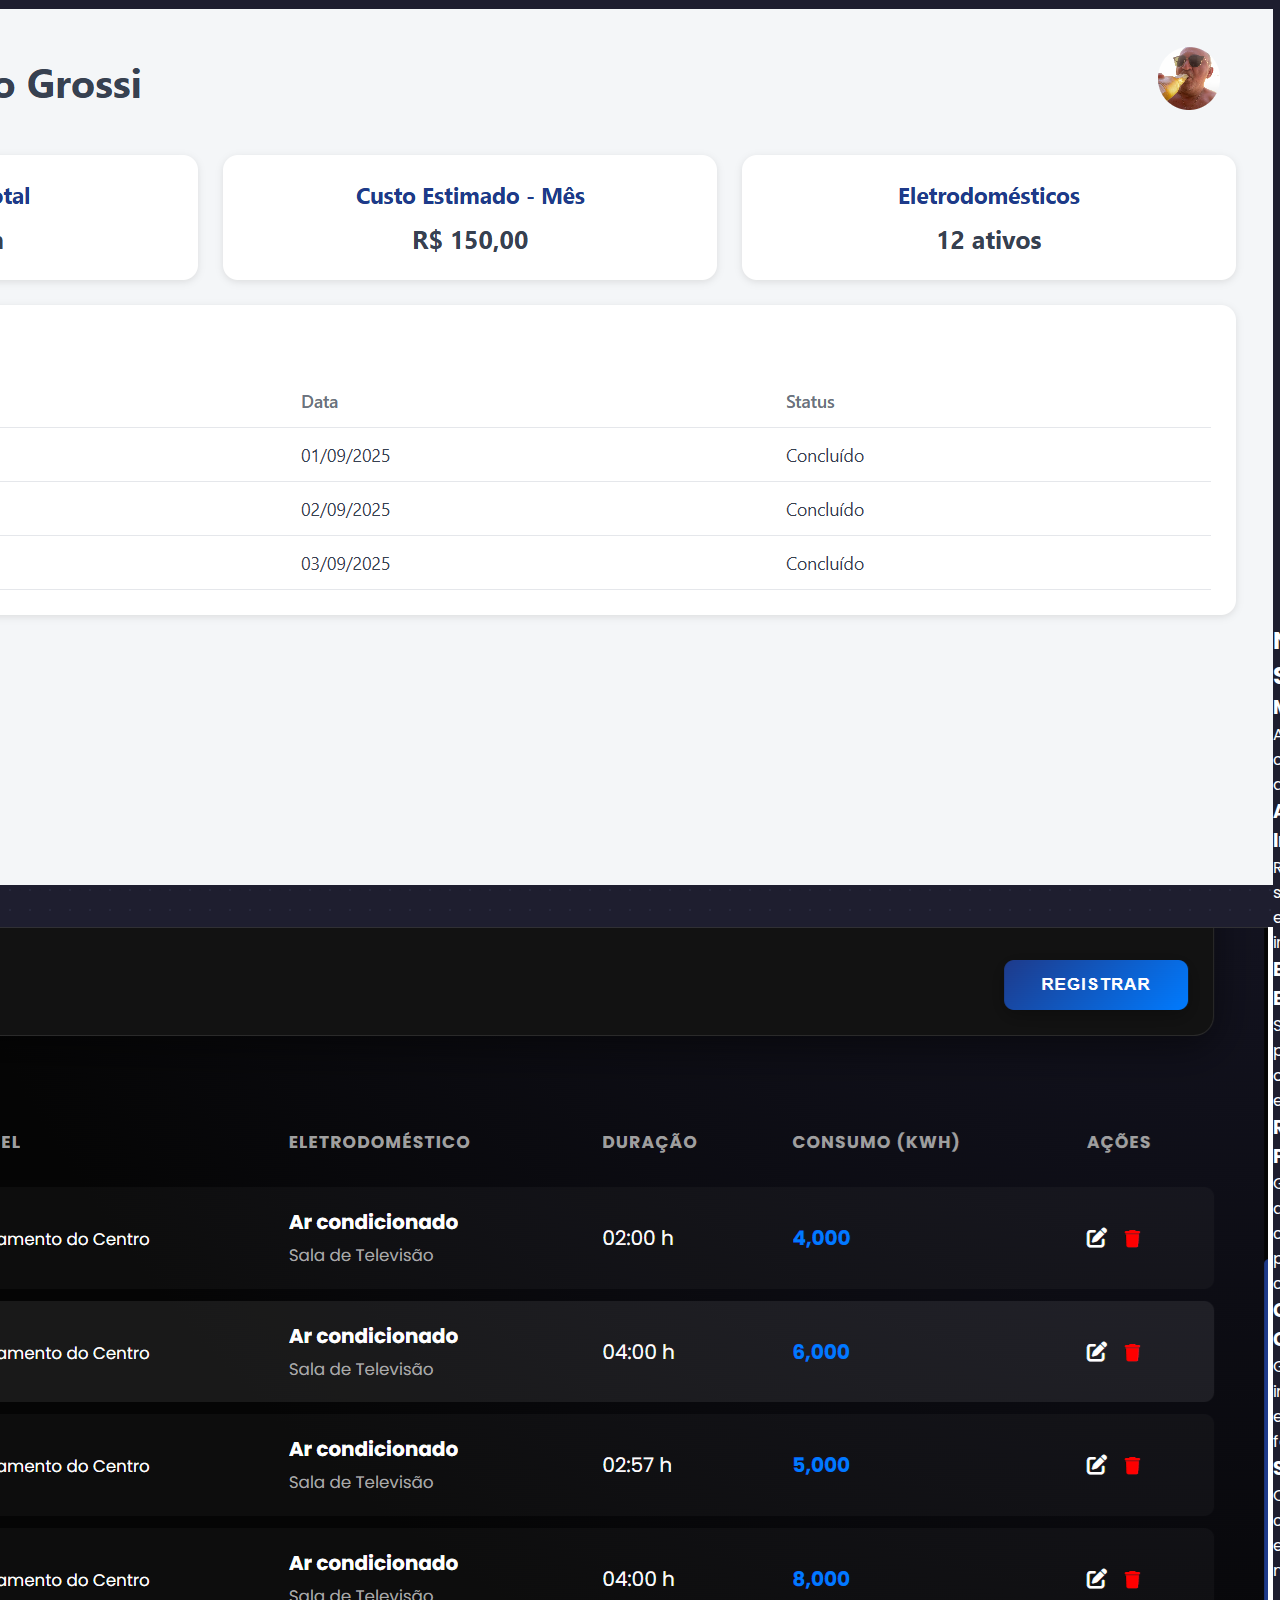
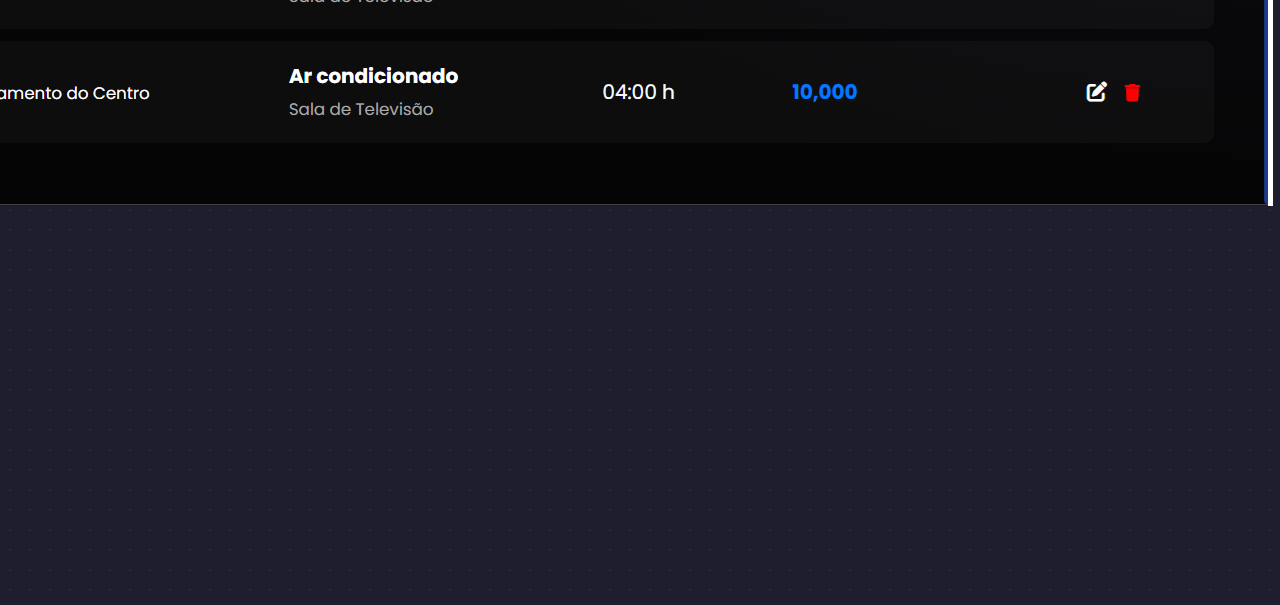
<file: index.html>
<!DOCTYPE html>
<html lang="pt-BR">
<head>
    <meta charset="UTF-8">
    <meta name="viewport" content="width=device-width, initial-scale=1.0">
    <title>MCED - Monitoramento e Controle de Energia Doméstica</title>
    <link rel="stylesheet" href="style.css">
    <link href="https://fonts.googleapis.com/css2?family=Poppins:wght@400;600;700&display=swap" rel="stylesheet">
    
</head>

<body>
    <header class="navbar">
        <div class="container">
            <div class="logo">
                     <p> MCED </p>
                 <!-- <img src="img/logo_mced.png" alt="Logo MCED">  -->
        
            </div>

            <nav>
                <ul>
                    <li><a href="#home">Home</a></li>
                    <li><a href="#services">Serviços</a></li>
                    <li><a href="#about">Sobre</a></li>
                    <li><a href="#contact">Contato</a></li>
                </ul>
            </nav>
            <a href="cadastro.html" class="btn-talk">Cadastrar-se</a>
        </div>
    </header>


<section class="carousel-container" id="home">
  <div class="carousel-slide active">
    <img src="img/dash.png" alt="Monitoramento de energia">
    <div class="carousel-caption">
      <h2>Controle Completo</h2>
      <!-- <p>Gerencie seus imóveis, cômodos e eletrodomésticos de forma intuitiva.</p> -->
    </div>
  </div>

  <div class="carousel-slide">
    <img src="img/relatorios.png" alt="Relatórios personalizados">
    <div class="carousel-caption">
      <h2>Consumo por Eletrodomésticos</h2>
      <!-- <p>Sabe qual o eletrodoméstico que mais consome energia?</p> -->
    </div>
  </div>

  <div class="carousel-slide">
    <img src="img/sustentavel.png" alt="Sustentabilidade">
    <div class="carousel-caption">
      <h2>Sustentabilidade em Foco</h2>
      <p>Economize energia e contribua para um futuro mais verde.</p>
    </div>
  </div>

 
  <!-- Controles -->
  <button class="prev">&#10094;</button>
  <button class="next">&#10095;</button>
</section>
    


    <section id="services" class="services-section">
        <div class="container">
            <h2 class="section-title">Nossos Serviços</h2>
     

            <div class="services-grid">
                <div class="service-card">
                    
                    <h3>Monitoramento</h3>
                    <p>Acompanhe o consumo de cada aparelho.</p>
                    
                </div>
                <div class="service-card">
                    
                    <h3>Alertas Inteligentes</h3>
                    <p>Receba notificações sobre uso excessivo e gastos inesperados.</p>
                    
                </div>
                <div class="service-card">
                    
                    <h3>Eficiência Energética</h3>
                    <p>Sugestões personalizadas para otimizar o consumo e reduzir custos.</p>
                    
                </div>
                <div class="service-card">
                   
                    <h3>Relatórios Personalizados</h3>
                    <p>Gere relatórios detalhados de consumo por período, imóvel e cômodo.</p>
                    
                </div>
                <div class="service-card">
                   
                    <h3>Controle Completo</h3>
                    <p>Gerencie seus imóveis, cômodos e eletrodomésticos de forma intuitiva.</p>
                    
                </div>
                <div class="service-card">
                   
                    <h3>Sustentabilidade</h3>
                    <p>Contribua para o uso consciente da energia e um futuro mais verde.</p>
                    
                </div>
            </div>

            
        </div>
    </section>


    <section id="about" class="about-section">
        <div class="container">
            <h2 class="section-title">Sobre o Projeto - MCED</h2>
            <div class="about-content">
                <p>O sistema tem como objetivo oferecer uma plataforma web para gerenciamento inteligente do consumo de energia elétrica em ambientes residenciais. O sistema permitirá ao usuário cadastrar seus imóveis, organizar os cômodos de cada residência e associar eletrodomésticos a esses espaços, de modo a estruturar de forma hierárquica e clara as informações de consumo.</p>
                <br>
                <p>Queremos que dentro do sistema, seja possível gerar relatórios personalizados, permitindo comparações entre períodos de consumo, enviar alertas de uso excessivo e sugerir práticas para melhorar a eficiência energética e reduzir custos. Assim, o usuário tem total controle sobre o consumo de energia, com informações acessíveis, claras e em tempo real, contribuindo para a sustentabilidade e a economia doméstica.</p>
                <br>
                <p>O objetivo do projeto é construir um sistema web funcional com funcionalidades de cadastro, login, gerenciamento de imóveis e eletrodomésticos, visualização de consumo, geração de relatórios e aplicação de filtros. A interface será amigável, responsiva e com foco na usabilidade, contribuindo diretamente para o cumprimento do Objetivo de Desenvolvimento Sustentável.</p>
            </div>
        </div>
    </section>

    <section class="cta-section">
        <div class="container">
            <h2>Vamos Transformar o Mundo Juntos!</h2>
            <a href="planos.html" class="btn-contact-cta">Conheça nossos planos</a>
        </div>
    </section>

    <section id="contact" class="contact-section">
        <div class="container">
            <h2 class="section-title">Fale Conosco</h2>
            <p class="section-subtitle">Relacionamento - Perguntas - Sugestões</p>
            <form class="contact-form">
                <div class="form-group">
                    <input type="text" name="name" placeholder="Seu Nome *" required>
                    <input type="tel" name="phone" placeholder="Telefone *" required>
                </div>
                <div class="form-group">
                    <input type="email" name="email" placeholder="Seu Email *" required>
                </div>
                <textarea name="message" placeholder="Sua Mensagem *" rows="1" required></textarea>
                <button type="submit" class="btn-submit">Enviar Mensagem</button>
            </form>
        </div>
    </section>

    <footer class="footer">
        <div class="container">
            <p>&copy; 2025 MCED. Todos os direitos reservados.</p>
        </div>
    </footer>

    <script>
  const slides = document.querySelectorAll('.carousel-slide');
  const prev = document.querySelector('.prev');
  const next = document.querySelector('.next');
  let index = 0;

  function showSlide(n) {
    slides.forEach((slide, i) => {
      slide.classList.toggle('active', i === n);
    });
  }

  function nextSlide() {
    index = (index + 1) % slides.length;
    showSlide(index);
  }

  function prevSlide() {
    index = (index - 1 + slides.length) % slides.length;
    showSlide(index);
  }

  next.addEventListener('click', nextSlide);
  prev.addEventListener('click', prevSlide);

  
  setInterval(nextSlide, 7000);
</script>

</body>
</html>
</file>
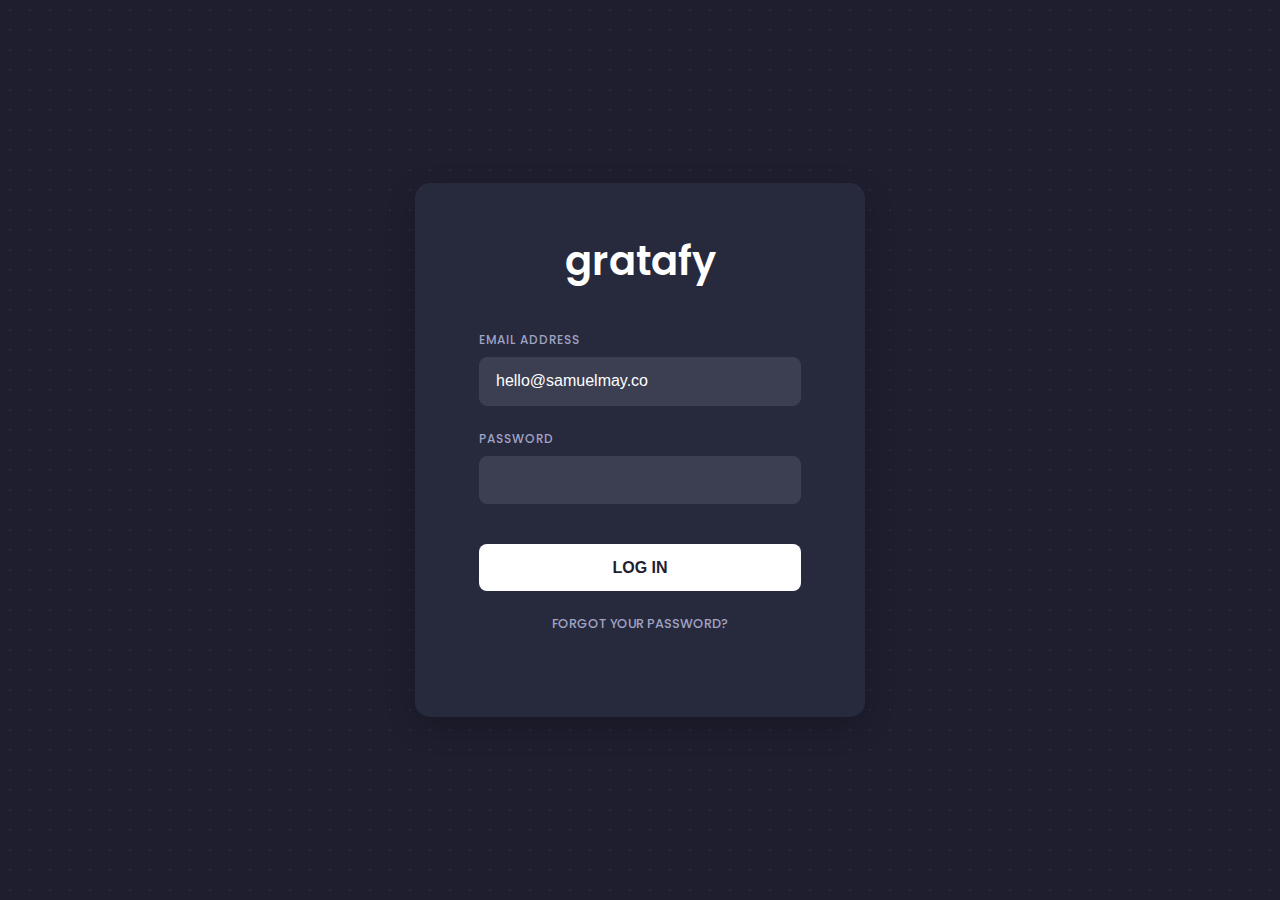
<file: public/index.html>
<!DOCTYPE html>
<html lang="pt-br">
<head>
    <meta charset="UTF-8">
    <meta name="viewport" content="width=device-width, initial-scale=1.0">
    <title>gratafy - Login</title>
    <link rel="stylesheet" href="style.css">
    <link rel="preconnect" href="https://fonts.googleapis.com">
    <link rel="preconnect" href="https://fonts.gstatic.com" crossorigin>
    <link href="https://fonts.googleapis.com/css2?family=Poppins:wght@400;500;600&display=swap" rel="stylesheet">
</head>
<body>
    <main class="main-container">
        <section class="login-container">
            <h1>gratafy</h1>
            <form id="login-form">
                <div class="input-group">
                    <label for="email">EMAIL ADDRESS</label>
                    <input type="email" id="email" name="email" value="hello@samuelmay.co" required>
                </div>
                <div class="input-group">
                    <label for="password">PASSWORD</label>
                    <input type="password" id="password" name="password" required>
                </div>
                <button type="submit" class="login-button">LOG IN</button>
            </form>
            <a href="#" class="forgot-password">FORGOT YOUR PASSWORD?</a>
            <p id="message" class="message"></p>
        </section>
    </main>

    <script src="script.js"></script>
</body>
</html>
</file>
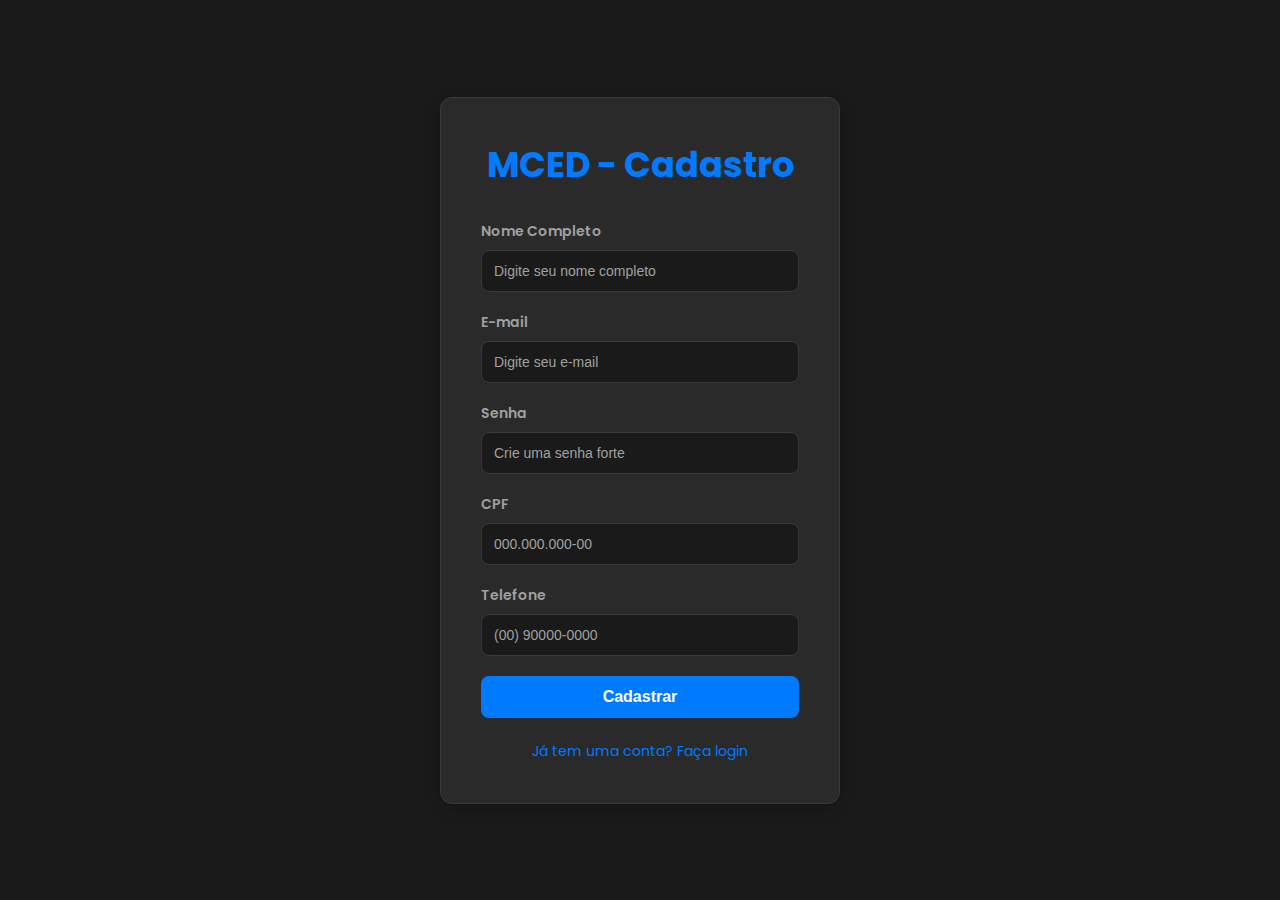
<file: cadastro.html>
<!DOCTYPE html>
<html lang="pt-BR">
<head>
    <meta charset="UTF-8">
    <meta name="viewport" content="width=device-width, initial-scale=1.0">
    <title>MCED - Cadastro</title>
    <link rel="stylesheet" href="cadastro.css">
</head>
<body>
    <div class="login-container">
        <h1>MCED - Cadastro</h1>
        
        <form id="cadastroForm" action="processa_cadastro.php" method="POST">
            
            <div class="form-group">
                <label for="nome">Nome Completo</label>
                <input type="text" id="nome" name="nome" placeholder="Digite seu nome completo" required>
            </div>

            <div class="form-group">
                <label for="email">E-mail</label>
                <input type="email" id="email" name="email" placeholder="Digite seu e-mail" required>
            </div>

            <div class="form-group">
                <label for="senha">Senha</label>
                <input type="password" id="senha" name="senha" placeholder="Crie uma senha forte" required>
            </div>

            <div class="form-group">
                <label for="cpf">CPF</label>
                <input type="text" id="cpf" name="cpf" placeholder="000.000.000-00" required maxlength="14">
            </div>

            <div class="form-group">
                <label for="telefone">Telefone</label>
                <input type="tel" id="telefone" name="telefone" placeholder="(00) 90000-0000" required maxlength="15">
            </div>

            <button type="submit" class="btn">Cadastrar</button>
        </form>

        <div id="feedback"></div>

        <div class="extra-links">
             <a href="login.php">Já tem uma conta? Faça login</a>
        </div> 
    </div>

    <script src="script.js" defer></script>
</body>
</html>
</file>
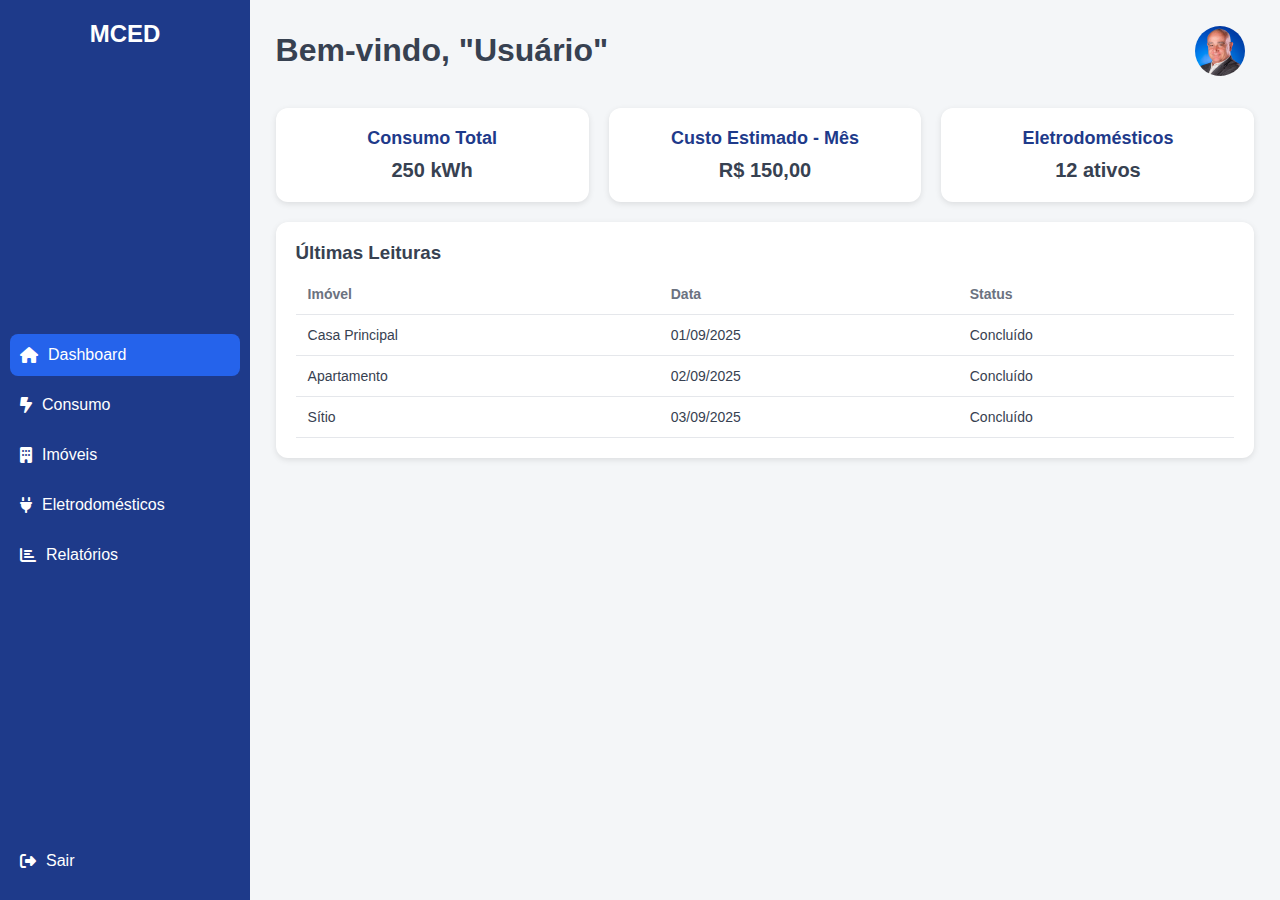
<file: dash.html>
<!DOCTYPE html>
<html lang="pt-BR">
<head>
    <meta charset="UTF-8">
    
    <title>MCED - Dashboard</title>
    <link rel="stylesheet" href="dash.css">
    <link rel="stylesheet" href="https://cdnjs.cloudflare.com/ajax/libs/font-awesome/6.5.0/css/all.min.css">
</head>
<body>
    <div class="container">
        <!-- Barra lateral -->
        <aside class="sidebar">
            <div class="logo">
                <h2>MCED</h2>
            </div>
            <nav>
                <ul>
                    <li><a href="#" class="active"><i class="fa-solid fa-house"></i> Dashboard</a></li>
                    <li><a href="#"><i class="fa-solid fa-bolt-lightning"></i> Consumo</a></li>
                    <li><a href="#"><i class="fas fa-building"></i> Imóveis</a></li>
                    <li><a href="#"><i class="fas fa-plug"></i> Eletrodomésticos</a></li>
                    <li><a href="#"><i class="fas fa-chart-bar"></i> Relatórios</a></li>
                </ul>
            </nav>
            <div class="logout">
                <a href="login.html"><i class="fas fa-sign-out-alt"></i> Sair</a>
            </div>
        </aside>

        <!-- Conteúdo Principal -->
        <main class="main-content">
            <header>
                <h1>Bem-vindo, "Usuário"</h1>
                <div class="user-info">
                    <img src="img/antero.jpg" alt="Avatar">
                </div>
            </header>

            <!-- Cards Resumo -->
            <section class="cards">
                <div class="card">
                    <h3>Consumo Total</h3>
                    <p>250 kWh</p>
                </div>
                <div class="card">
                    <h3>Custo Estimado - Mês</h3>
                    <p>R$ 150,00</p>
                </div>
                <div class="card">
                    <h3>Eletrodomésticos</h3>
                    <p>12 ativos</p>
                </div>
            </section>

         

                <!-- Tabela -->
                <div class="table-card">
                    <h3>Últimas Leituras</h3>
                    <table>
                        <thead>
                            <tr>
                                <th>Imóvel</th>
                                <th>Data</th>
                                <th>Status</th>
                            </tr>
                        </thead>
                        <tbody>
                            <tr>
                                <td>Casa Principal</td>
                                <td>01/09/2025</td>
                                <td>Concluído</td>
                            </tr>
                            <tr>
                                <td>Apartamento</td>
                                <td>02/09/2025</td>
                                <td>Concluído</td>
                            </tr>
                            <tr>
                                <td>Sítio</td>
                                <td>03/09/2025</td>
                                <td>Concluído</td>
                            </tr>
                        </tbody>
                    </table>
                </div>
            </section>
        </main>
    </div>
</body>
</html>
</file>
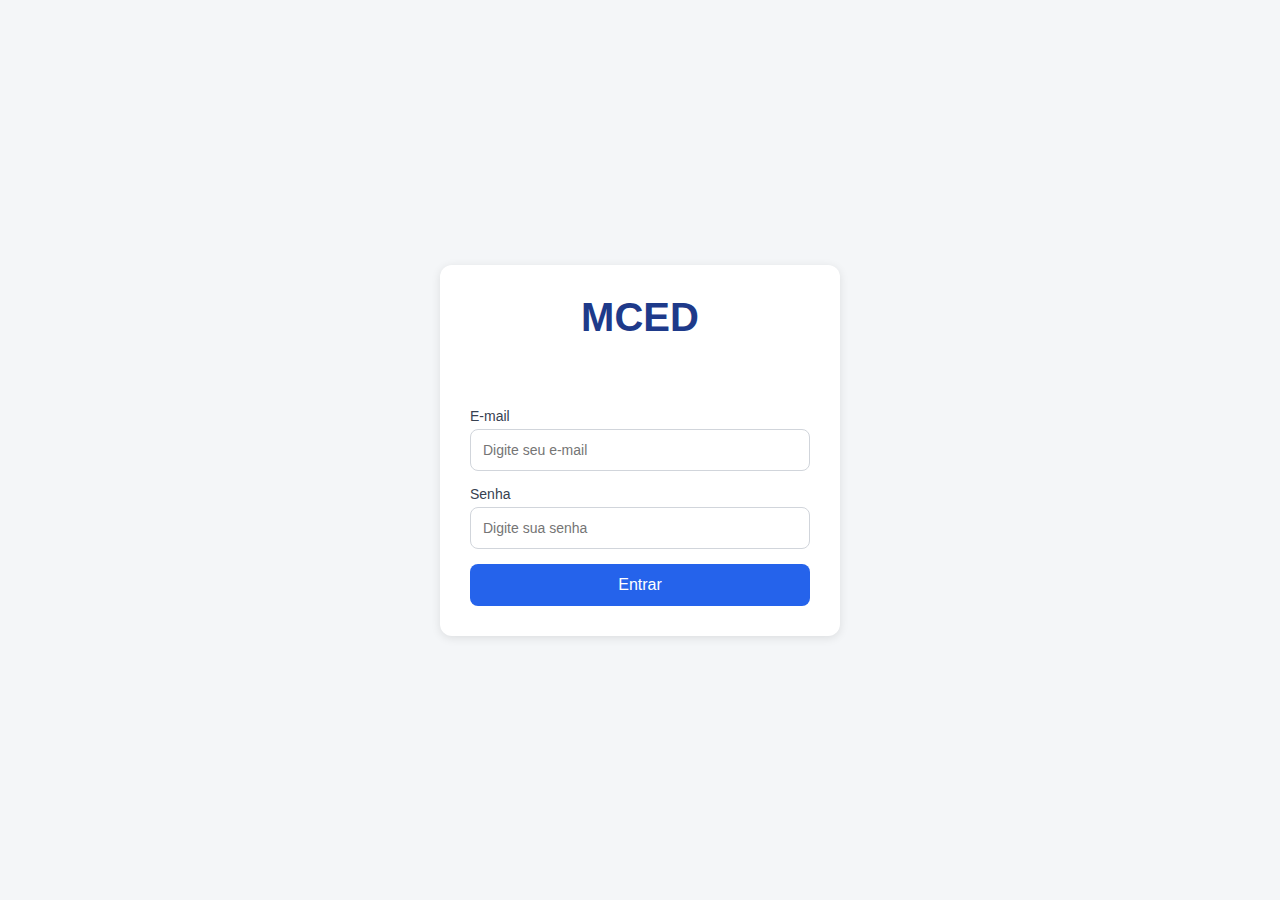
<file: login.html>
<!DOCTYPE html>
<html lang="pt-BR">
<head>
    <meta charset="UTF-8">
    <meta name="viewport" content="width=device-width, initial-scale=1.0">
    <title>MCED - Login</title>
    <link rel="stylesheet" href="index.css">
</head>
<body>
    <div class="login-container">
        <h1>MCED</h1>
        <form action="index.html" method="#">
            <div class="form-group">
                <label for="email">E-mail</label>
                <input type="email" id="email" name="email" placeholder="Digite seu e-mail" required>
            </div>
            <div class="form-group">
                <label for="senha">Senha</label>
                <input type="password" id="senha" name="senha" placeholder="Digite sua senha" required>
            </div>
            <!-- <div class="form-group">
                <label for="senha">CPF</label>
                <input type="number" id="cpf" name="cpf" placeholder="Digite seu CPF" required>
            </div>
            <div class="form-group">
                <label for="senha">Telefone</label>
                <input type="tel" id="telefone" name="telefone" placeholder="Digite seu telefone" required>
            </div> -->
            <button type="submit" class="btn">Entrar</button>
        </form>
        <!-- <div class="extra-links">
            <a href="#">Criar conta</a>
        </div> 
        <div class="extra-links">
            <a href="index.html">Index</a>
        </div> -->
    </div>
</body>
</html>
</file>
<file: style.css>
/* ---- Configurações Globais e Variáveis ---- */
:root {
    --primary-bg: #1e1e2f;
    --container-bg: #27293d;
    --input-bg: #3c3e52;
    --text-primary: #ffffff;
    --text-secondary: #a0a3c4;
    --accent-color: #ffffff;
    --error-color: #ff5555;
    --success-color: #50fa7b;
}

* {
    margin: 0;
    padding: 0;
    box-sizing: border-box;
}

body {
    font-family: 'Poppins', sans-serif;
    background-color: var(--primary-bg);
    color: var(--text-primary);
    display: flex;
    justify-content: center;
    align-items: center;
    min-height: 100vh;
    background-image: radial-gradient(circle, var(--container-bg) 1px, transparent 1px);
    background-size: 20px 20px;
}

/* ---- Container Principal ---- */
.main-container {
    width: 100%;
    max-width: 900px;
    padding: 2rem;
}

.login-container {
    background-color: var(--container-bg);
    padding: 3rem 4rem;
    border-radius: 15px;
    text-align: center;
    box-shadow: 0 10px 30px rgba(0, 0, 0, 0.2);
    width: 100%;
    max-width: 450px;
    margin: 0 auto;
}

h1 {
    font-size: 2.5rem;
    font-weight: 600;
    margin-bottom: 2.5rem;
}

/* ---- Formulário e Inputs ---- */
#login-form {
    display: flex;
    flex-direction: column;
    gap: 1.5rem;
}

.input-group {
    text-align: left;
}

.input-group label {
    display: block;
    font-size: 0.75rem;
    font-weight: 500;
    color: var(--text-secondary);
    margin-bottom: 0.5rem;
    letter-spacing: 1px;
}

.input-group input {
    width: 100%;
    padding: 0.9rem 1rem;
    background-color: var(--input-bg);
    border: 1px solid var(--input-bg);
    border-radius: 8px;
    color: var(--text-primary);
    font-size: 1rem;
    transition: border-color 0.3s ease;
}

.input-group input:focus {
    outline: none;
    border-color: var(--text-secondary);
}

/* ---- Botão e Links ---- */
.login-button {
    background-color: var(--accent-color);
    color: var(--primary-bg);
    border: none;
    padding: 0.9rem;
    border-radius: 8px;
    font-size: 1rem;
    font-weight: 600;
    cursor: pointer;
    margin-top: 1rem;
    transition: transform 0.2s ease, box-shadow 0.2s ease;
}

.login-button:hover {
    transform: translateY(-2px);
    box-shadow: 0 4px 15px rgba(255, 255, 255, 0.2);
}

.forgot-password {
    display: block;
    margin-top: 1.5rem;
    color: var(--text-secondary);
    text-decoration: none;
    font-size: 0.8rem;
    font-weight: 500;
}

.forgot-password:hover {
    text-decoration: underline;
}

/* ---- Mensagens de Feedback ---- */
.message {
    margin-top: 1rem;
    font-weight: 500;
    height: 20px;
}

.message.success {
    color: var(--success-color);
}

.message.error {
    color: var(--error-color);
}


/* ---- Responsividade para Telas Menores ---- */
@media (max-width: 600px) {
    .login-container {
        padding: 2rem 1.5rem;
    }

    h1 {
        font-size: 2rem;
    }
}
</file>
<file: public/style.css>
/* ---- Configurações Globais e Variáveis ---- */
:root {
    --primary-bg: #1e1e2f;
    --container-bg: #27293d;
    --input-bg: #3c3e52;
    --text-primary: #ffffff;
    --text-secondary: #a0a3c4;
    --accent-color: #ffffff;
    --error-color: #ff5555;
    --success-color: #50fa7b;
}

* {
    margin: 0;
    padding: 0;
    box-sizing: border-box;
}

body {
    font-family: 'Poppins', sans-serif;
    background-color: var(--primary-bg);
    color: var(--text-primary);
    display: flex;
    justify-content: center;
    align-items: center;
    min-height: 100vh;
    background-image: radial-gradient(circle, var(--container-bg) 1px, transparent 1px);
    background-size: 20px 20px;
}

/* ---- Container Principal ---- */
.main-container {
    width: 100%;
    max-width: 900px;
    padding: 2rem;
}

.login-container {
    background-color: var(--container-bg);
    padding: 3rem 4rem;
    border-radius: 15px;
    text-align: center;
    box-shadow: 0 10px 30px rgba(0, 0, 0, 0.2);
    width: 100%;
    max-width: 450px;
    margin: 0 auto;
}

h1 {
    font-size: 2.5rem;
    font-weight: 600;
    margin-bottom: 2.5rem;
}

/* ---- Formulário e Inputs ---- */
#login-form {
    display: flex;
    flex-direction: column;
    gap: 1.5rem;
}

.input-group {
    text-align: left;
}

.input-group label {
    display: block;
    font-size: 0.75rem;
    font-weight: 500;
    color: var(--text-secondary);
    margin-bottom: 0.5rem;
    letter-spacing: 1px;
}

.input-group input {
    width: 100%;
    padding: 0.9rem 1rem;
    background-color: var(--input-bg);
    border: 1px solid var(--input-bg);
    border-radius: 8px;
    color: var(--text-primary);
    font-size: 1rem;
    transition: border-color 0.3s ease;
}

.input-group input:focus {
    outline: none;
    border-color: var(--text-secondary);
}

/* ---- Botão e Links ---- */
.login-button {
    background-color: var(--accent-color);
    color: var(--primary-bg);
    border: none;
    padding: 0.9rem;
    border-radius: 8px;
    font-size: 1rem;
    font-weight: 600;
    cursor: pointer;
    margin-top: 1rem;
    transition: transform 0.2s ease, box-shadow 0.2s ease;
}

.login-button:hover {
    transform: translateY(-2px);
    box-shadow: 0 4px 15px rgba(255, 255, 255, 0.2);
}

.forgot-password {
    display: block;
    margin-top: 1.5rem;
    color: var(--text-secondary);
    text-decoration: none;
    font-size: 0.8rem;
    font-weight: 500;
}

.forgot-password:hover {
    text-decoration: underline;
}

/* ---- Mensagens de Feedback ---- */
.message {
    margin-top: 1rem;
    font-weight: 500;
    height: 20px;
}

.message.success {
    color: var(--success-color);
}

.message.error {
    color: var(--error-color);
}


/* ---- Responsividade para Telas Menores ---- */
@media (max-width: 600px) {
    .login-container {
        padding: 2rem 1.5rem;
    }

    h1 {
        font-size: 2rem;
    }
}
</file>
<file: cadastro.css>
@import url('https://fonts.googleapis.com/css2?family=Poppins:wght@400;600;700&display=swap');

/* Variáveis de Cores da Landing Page para consistência */
:root {
    --primary-blue: #007bff;   /* Azul vibrante */
    --secondary-blue: #0056b3; /* Azul mais escuro para hover */
    --dark-bg: #1a1a1a;        /* Fundo principal escuro */
    --light-text: #e0e0e0;     /* Texto claro */
    --gray-text: #a0a0a0;      /* Texto cinza para labels e placeholders */
    --card-bg: #2a2a2a;        /* Fundo do container/cards */
    --border-color: #3a3a3a;   /* Cor da borda */
    --success-color: #28a745;  /* Verde para mensagens de sucesso */
    --error-color: #dc3545;    /* Vermelho para mensagens de erro */
}

* {
    margin: 0;
    padding: 0;
    box-sizing: border-box;
}

body {
    font-family: 'Poppins', sans-serif; /* Fonte padrão da LP */
    background: var(--dark-bg); /* Fundo escuro */
    color: var(--light-text); /* Cor de texto padrão */
    display: flex;
    min-height: 100vh;
    justify-content: center; 
    align-items: center;    
}

.login-container {
    background: var(--card-bg); /* Fundo do container */
    width: 100%;
    max-width: 400px;
    padding: 40px;
    border-radius: 12px;
    border: 1px solid var(--border-color); /* Borda sutil */
    box-shadow: 0 4px 15px rgba(0, 0, 0, 0.2); /* Sombra para tema dark */
}

.login-container h1 {
    text-align: center;
    margin-bottom: 30px;
    font-size: 2.2em; /* Ajuste de tamanho */
    font-weight: 700;
    color: var(--primary-blue); /* Cor de destaque azul */
}

.form-group {
    margin-bottom: 20px;
}

label {
    display: block;
    font-size: 14px;
    color: var(--gray-text); /* Texto cinza para labels */
    margin-bottom: 8px;
    font-weight: 600;
}

input {
    width: 100%;
    padding: 12px;
    font-size: 14px;
    border: 1px solid var(--border-color);
    border-radius: 8px;
    background-color: var(--dark-bg); /* Fundo do input escuro */
    color: var(--light-text); /* Texto do input claro */
    outline: none;
    transition: border-color 0.3s ease, box-shadow 0.3s ease;
}

input::placeholder {
    color: var(--gray-text);
}

input:focus {
    border-color: var(--primary-blue); /* Borda azul ao focar */
    box-shadow: 0 0 8px rgba(0, 123, 255, 0.3); /* Brilho sutil */
}

.btn {
    width: 100%;
    padding: 12px;
    background: var(--primary-blue); /* Fundo do botão azul */
    color: #fff;
    font-size: 16px;
    font-weight: 600;
    border: none;
    border-radius: 8px;
    cursor: pointer;
    transition: background-color 0.3s ease;
}

.btn:hover {
    background: var(--secondary-blue); /* Azul mais escuro no hover */
}

.extra-links {
    text-align: center;
    margin-top: 20px;
}

.extra-links a {
    text-decoration: none;
    color: var(--primary-blue); /* Cor dos links */
    font-size: 14px;
    margin: 0 10px;
    transition: color 0.3s ease;
}

.extra-links a:hover {
    color: var(--light-text);
}

.erro {
    color: var(--error-color); 
    font-weight: 600;
    text-align: center;
    margin-bottom: 15px;
}

.sucesso {
    color: var(--success-color);
    font-weight: 600;
    text-align: center;
    margin-bottom: 15px;
}
</file>
<file: dash.css>
/* === ARQUIVO: dash.css (SOLUÇÃO DEFINITIVA COM FLEXBOX GAP) === */

* {
    margin: 0;
    padding: 0;
    box-sizing: border-box;
    font-family: 'Segoe UI', Tahoma, sans-serif;
}

body {
    background: #f4f6f8;
    color: #374151;
}

.container {
    display: flex;
    min-height: 100vh;
}

/* --- BARRA LATERAL (SOLUÇÃO DEFINITIVA) --- */
.sidebar {
    width: 250px;
    background: #1e3a8a;
    color: #fff;
    display: flex;
    flex-direction: column;
    justify-content: space-between;
    padding: 20px 10px;
}

.logo h2 {
    text-align: center;
    margin-bottom: 20px;
}

/* MUDANÇA 1: A lista agora é um container flexível */
.sidebar nav ul {
    list-style: none;
    display: flex; /* Transforma a lista em um container flex */
    flex-direction: column; /* Organiza os itens em coluna */
    gap: 8px; /* Cria um espaçamento de 8px ENTRE os itens, sem espaços mortos */
}

.sidebar nav ul li {
    /* O <li> agora não precisa de nenhuma regra de espaçamento */
}

/* MUDANÇA 2: O link não precisa mais da margem */
.sidebar nav ul li a {
    color: #fff;
    text-decoration: none;
    padding: 12px 10px;
    display: block;
    border-radius: 8px;
    transition: 0.3s;
    /* margin-bottom: 8px; */ /* <= REMOVIDO! O 'gap' na 'ul' agora faz isso. */
    display: flex;
    align-items: center;
    gap: 10px;
}

.sidebar nav ul li a.active,
.sidebar nav ul li a:hover {
    background: #2563eb;
}

.logout a {
    color: #fff;
    text-decoration: none;
    display: flex;
    align-items: center;
    gap: 10px;
    padding: 10px;
    border-radius: 8px;
    transition: 0.3s;
}

.logout a:hover {
    background: #2563eb;
}

/* Conteúdo Principal */
.main-content {
    flex: 1;
    padding: 2%;
}

header {
    display: flex;
    justify-content: space-between;
    align-items: center;
    margin-bottom: 2rem;
    margin-right: 1%;
}

.user-info {
    display: flex;
    align-items: center;
    gap: 10px;
}

.user-info img {
    border-radius: 50%;
    width: 50px;
    height: 50px;
    object-fit: cover;
}

/* Cards e Tabelas */
.cards {
    display: grid;
    grid-template-columns: repeat(auto-fit, minmax(220px, 1fr));
    gap: 20px;
    margin-bottom: 20px;
}

.card, .table-card {
    background: #fff;
    padding: 20px;
    border-radius: 12px;
    box-shadow: 0 2px 6px rgba(0,0,0,0.1);
}

.card {
    text-align: center;
}

.card h3 {
    font-size: 18px;
    margin-bottom: 10px;
    color: #1e3a8a;
}

.card p {
    font-size: 20px;
    font-weight: bold;
}

.table-card {
    overflow-x: auto;
}

table {
    width: 100%;
    border-collapse: collapse;
    font-size: 14px;
    margin-top: 10px;
}

table th, table td {
    padding: 12px;
    text-align: left;
    border-bottom: 1px solid #e5e7eb;
}

table th {
    color: #6b7280;
    font-weight: 600;
}

/* Botão Principal */
.btn {
    width: auto;
    padding: 12px 20px;
    background: #2563eb;
    color: #fff;
    font-size: 16px;
    font-weight: 600;
    border: none;
    border-radius: 8px;
    cursor: pointer;
    transition: 0.3s;
    text-align: center;
}

.btn:hover {
    background: #1e40af;
}

/* Layout de Formulários */
.form-grid {
    display: grid;
    grid-template-columns: 1fr 1fr; 
    gap: 20px; 
    margin-top: 1.5rem;
}

.form-actions {
    grid-column: 1 / -1; 
    display: flex;
    align-items: center;
    gap: 20px;
    margin-top: 20px;
}

/* Estilos Aprimorados para Campos de Formulário */
.form-grid input,
.form-grid select {
    width: 100%;
    padding: 12px;
    font-size: 14px;
    color: #374151;
    background-color: #fff;
    border: 1px solid #d1d5db;
    border-radius: 8px;
    outline: none;
    transition: all 0.3s ease;
    -webkit-appearance: none;
    -moz-appearance: none;
    appearance: none;
}

.form-grid select {
    background-image: url("data:image/svg+xml,%3csvg xmlns='http://www.w3.org/2000/svg' fill='none' viewBox='0 0 20 20'%3e%3cpath stroke='%236b7280' stroke-linecap='round' stroke-linejoin='round' stroke-width='1.5' d='M6 8l4 4 4-4'/%3e%3c/svg%3e");
    background-position: right 0.75rem center;
    background-repeat: no-repeat;
    background-size: 1.5em 1.5em;
    padding-right: 2.5rem;
}

.form-grid input:focus,
.form-grid select:focus {
    border-color: #2563eb;
    box-shadow: 0 0 0 3px rgba(37, 99, 235, 0.2);
}

/* Responsividade */
@media (max-width: 768px) {
    .sidebar {
        width: 60px;
    }
    .form-grid {
        grid-template-columns: 1fr; 
    }
}
</file>
<file: index.css>
* {
            margin: 0;
            padding: 0;
            box-sizing: border-box;
            font-family: 'Segoe UI', Tahoma, sans-serif;
        }

        body {
            margin: 0;
            padding: 0;
            box-sizing: border-box;
            font-family: 'Segoe UI', Tahoma, sans-serif;
            background: #f4f6f8;
            display: flex;
            min-height: 100vh;
            justify-content: center; 
            align-items: center;     
    
        }

       
        @media (max-width: 768px) {
            .sidebar {
                width: 60px;
            }
        }


        .login-container {
    background: #fff;
    width: 100%;
    max-width: 400px;
    padding: 30px;
    border-radius: 12px;
    box-shadow: 0 2px 10px rgba(0,0,0,0.1);
}

.login-container h1 {
    text-align: center;
    margin-bottom: 20%;
    font-size: 250%;
    color: #1e3a8a;
}

.form-group {
    margin-bottom: 15px;
}

label {
    display: block;
    font-size: 14px;
    color: #374151;
    margin-bottom: 5px;
}

input {
    width: 100%;
    padding: 12px;
    font-size: 14px;
    border: 1px solid #d1d5db;
    border-radius: 8px;
    outline: none;
    transition: 0.3s;
}

input:focus {
    border-color: #2563eb;
    box-shadow: 0 0 6px rgba(37,99,235,0.3);
}

.btn {
    width: 100%;
    padding: 12px;
    background: #2563eb;
    color: #fff;
    font-size: 16px;
    border: none;
    border-radius: 8px;
    cursor: pointer;
    transition: 0.3s;
}

.btn:hover {
    background: #1e40af;
}

.extra-links {
    text-align: center;
    margin-top: 15px;
}

.extra-links a {
    text-decoration: none;
    color: #2563eb;
    font-size: 14px;
    margin: 0 10px;
    transition: 0.3s;
}

.erro {
    color: red; 
}

.sucesso {
    color: green;
}
</file>
